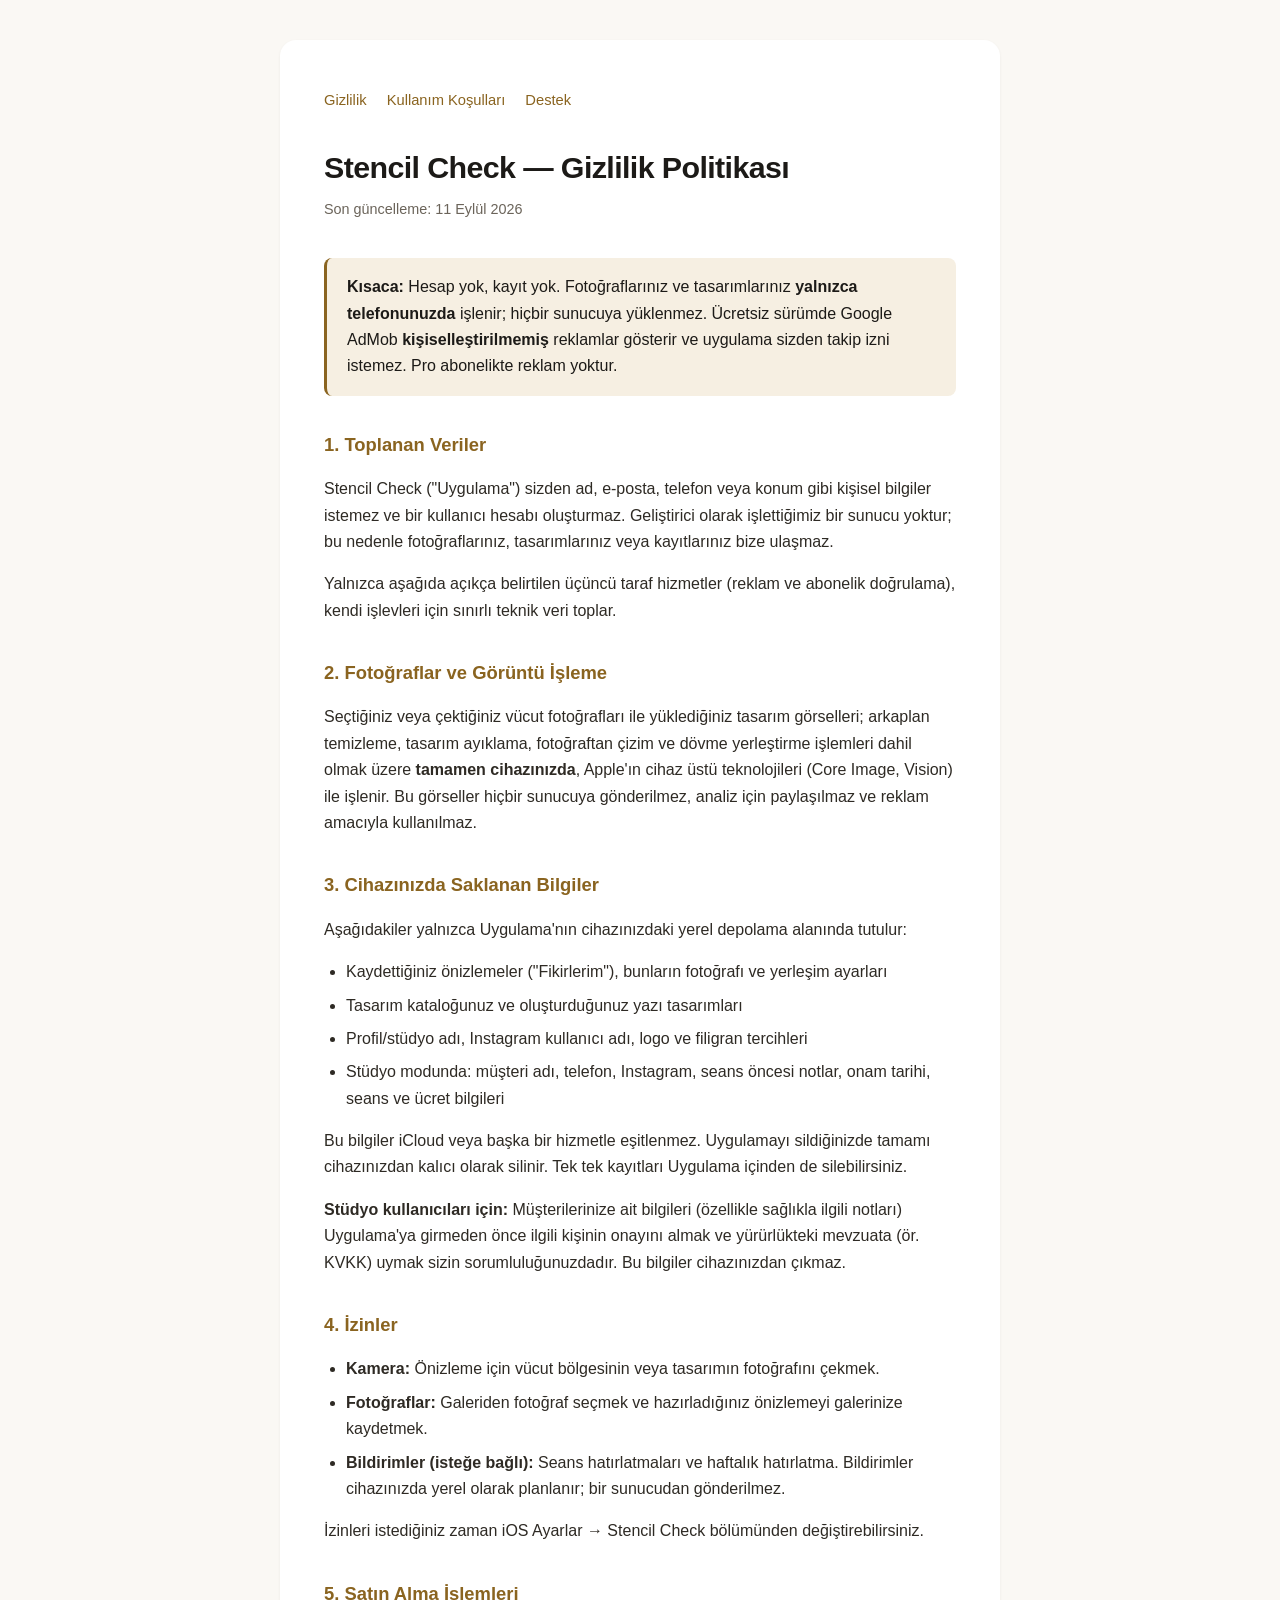
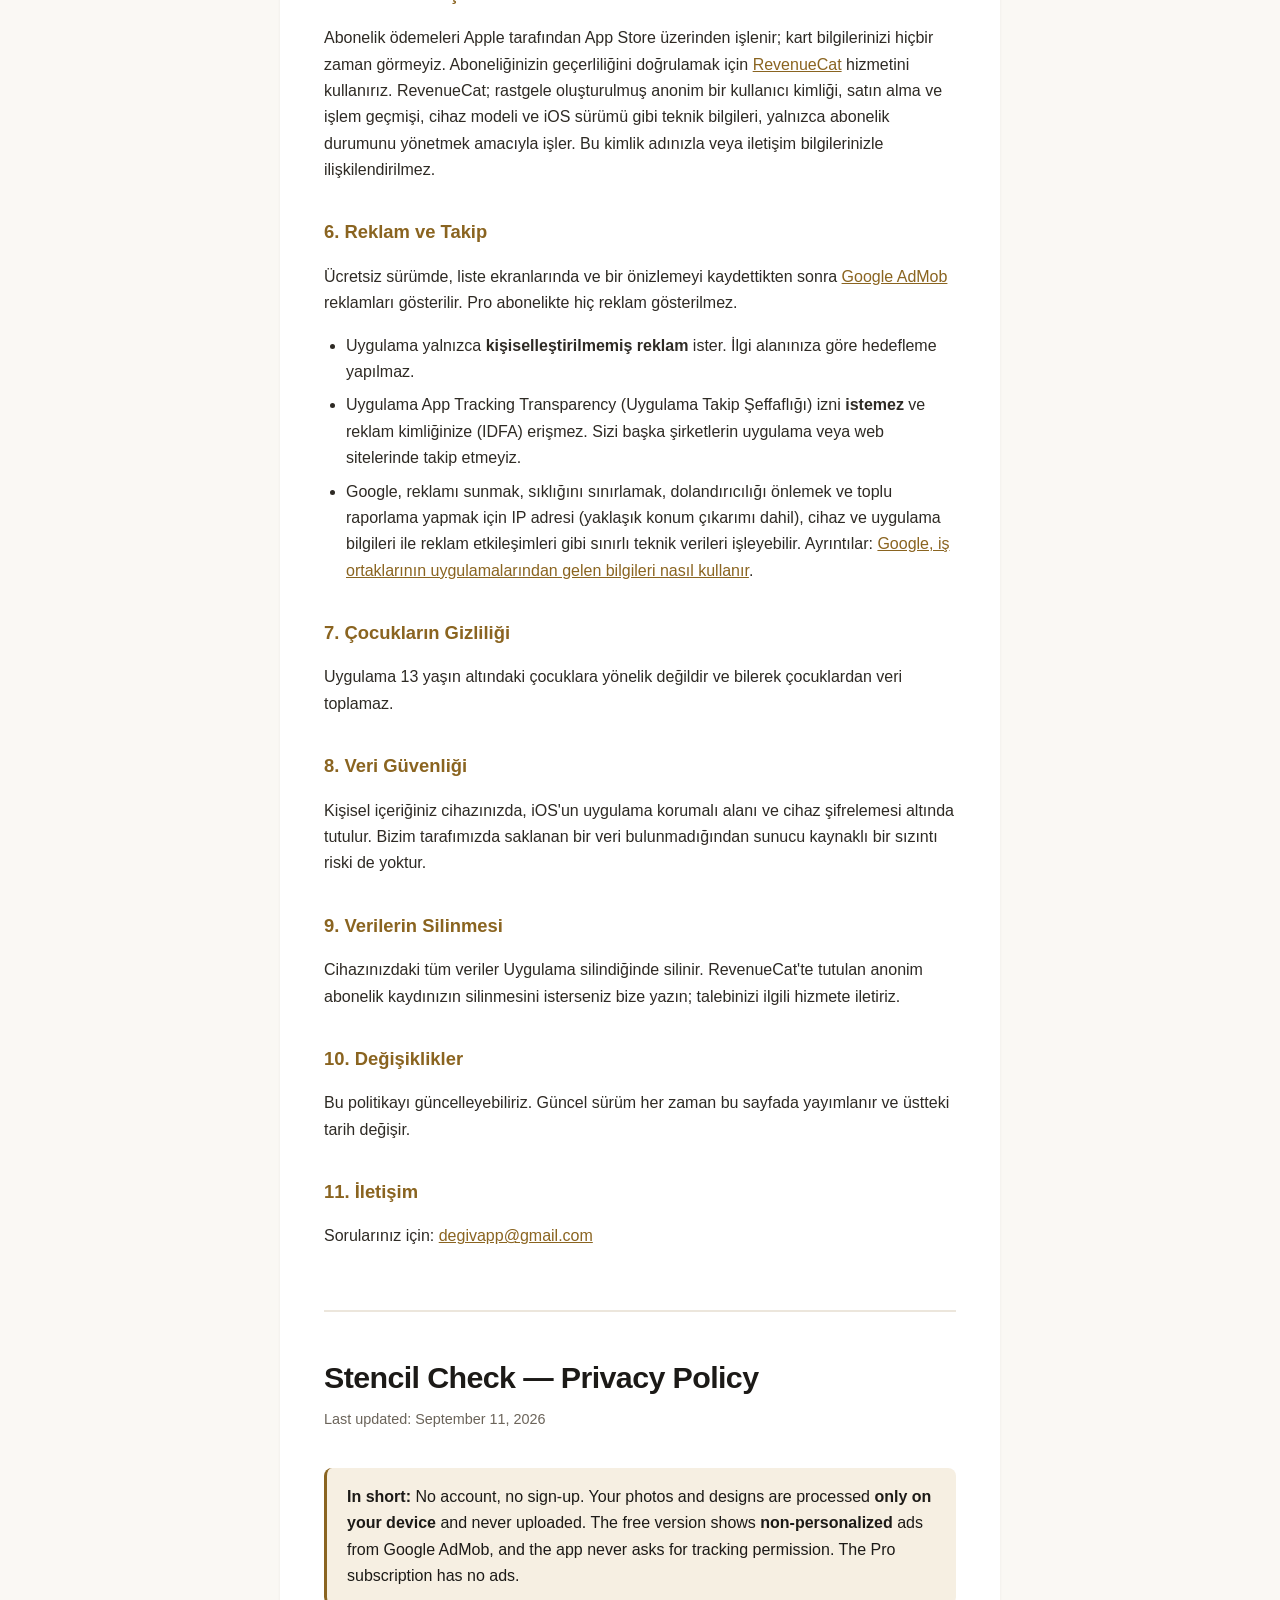
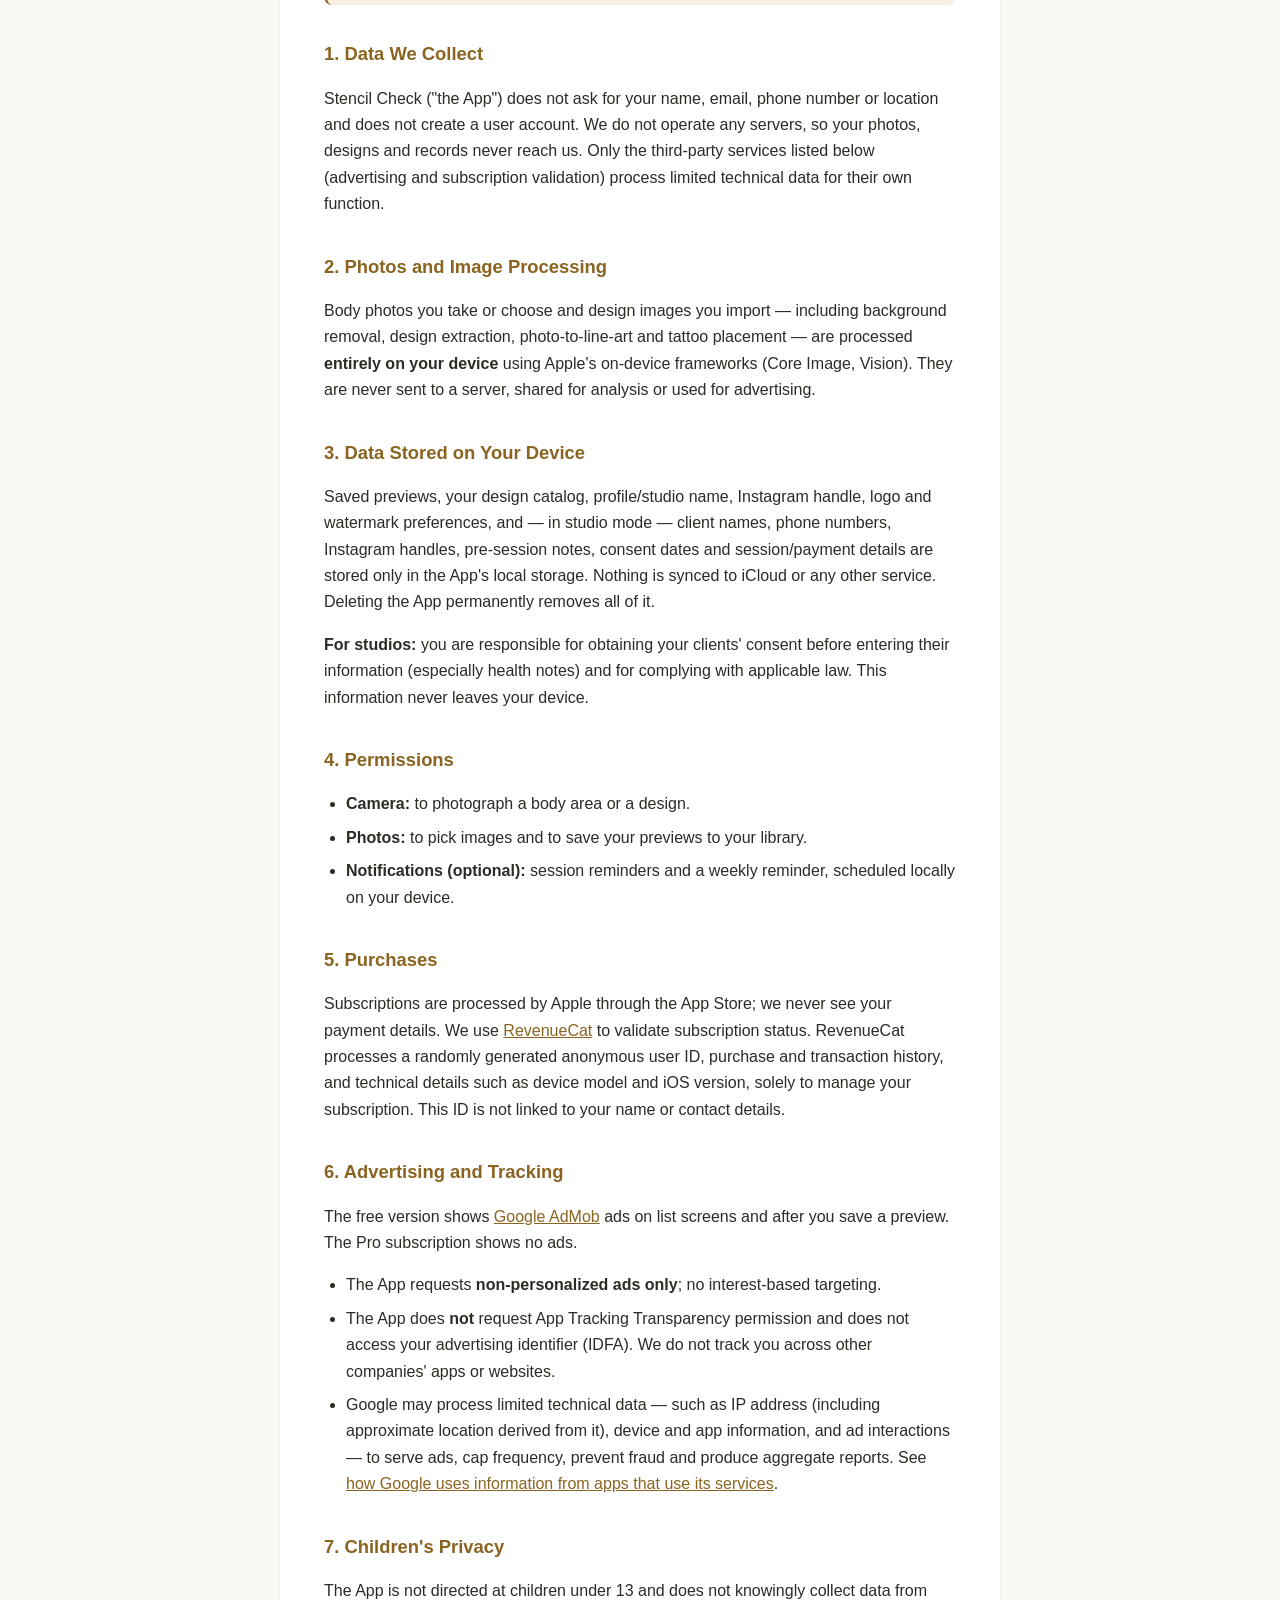
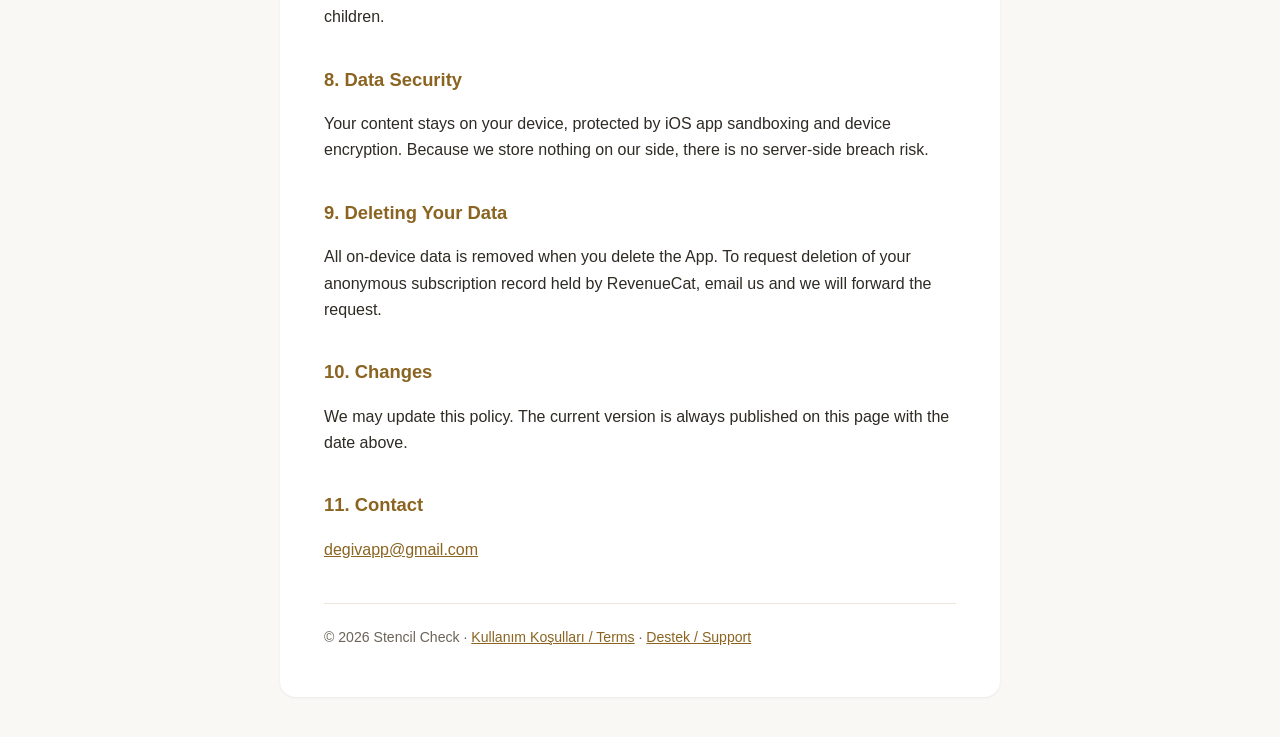
<file: index.html>
<!DOCTYPE html>
<html lang="tr">
<head>
<meta charset="UTF-8">
<meta name="viewport" content="width=device-width, initial-scale=1">
<title>Stencil Check — Gizlilik Politikası</title>
<link rel="stylesheet" href="style.css">
</head>
<body>
<div class="wrap">

  <nav>
    <a href="index.html">Gizlilik</a>
    <a href="terms.html">Kullanım Koşulları</a>
    <a href="support.html">Destek</a>
  </nav>

  <h1>Stencil Check — Gizlilik Politikası</h1>
  <div class="date">Son güncelleme: 11 Eylül 2026</div>

  <div class="box">
    <strong>Kısaca:</strong> Hesap yok, kayıt yok. Fotoğraflarınız ve tasarımlarınız
    <strong>yalnızca telefonunuzda</strong> işlenir; hiçbir sunucuya yüklenmez. Ücretsiz sürümde
    Google AdMob <strong>kişiselleştirilmemiş</strong> reklamlar gösterir ve uygulama sizden
    takip izni istemez. Pro abonelikte reklam yoktur.
  </div>

  <h2>1. Toplanan Veriler</h2>
  <p>Stencil Check ("Uygulama") sizden ad, e-posta, telefon veya konum gibi kişisel bilgiler
     istemez ve bir kullanıcı hesabı oluşturmaz. Geliştirici olarak işlettiğimiz bir sunucu
     yoktur; bu nedenle fotoğraflarınız, tasarımlarınız veya kayıtlarınız bize ulaşmaz.</p>
  <p>Yalnızca aşağıda açıkça belirtilen üçüncü taraf hizmetler (reklam ve abonelik doğrulama),
     kendi işlevleri için sınırlı teknik veri toplar.</p>

  <h2>2. Fotoğraflar ve Görüntü İşleme</h2>
  <p>Seçtiğiniz veya çektiğiniz vücut fotoğrafları ile yüklediğiniz tasarım görselleri;
     arkaplan temizleme, tasarım ayıklama, fotoğraftan çizim ve dövme yerleştirme işlemleri
     dahil olmak üzere <strong>tamamen cihazınızda</strong>, Apple'ın cihaz üstü teknolojileri
     (Core Image, Vision) ile işlenir. Bu görseller hiçbir sunucuya gönderilmez, analiz için
     paylaşılmaz ve reklam amacıyla kullanılmaz.</p>

  <h2>3. Cihazınızda Saklanan Bilgiler</h2>
  <p>Aşağıdakiler yalnızca Uygulama'nın cihazınızdaki yerel depolama alanında tutulur:</p>
  <ul>
    <li>Kaydettiğiniz önizlemeler ("Fikirlerim"), bunların fotoğrafı ve yerleşim ayarları</li>
    <li>Tasarım kataloğunuz ve oluşturduğunuz yazı tasarımları</li>
    <li>Profil/stüdyo adı, Instagram kullanıcı adı, logo ve filigran tercihleri</li>
    <li>Stüdyo modunda: müşteri adı, telefon, Instagram, seans öncesi notlar, onam tarihi,
        seans ve ücret bilgileri</li>
  </ul>
  <p>Bu bilgiler iCloud veya başka bir hizmetle eşitlenmez. Uygulamayı sildiğinizde tamamı
     cihazınızdan kalıcı olarak silinir. Tek tek kayıtları Uygulama içinden de silebilirsiniz.</p>
  <p><strong>Stüdyo kullanıcıları için:</strong> Müşterilerinize ait bilgileri (özellikle
     sağlıkla ilgili notları) Uygulama'ya girmeden önce ilgili kişinin onayını almak ve
     yürürlükteki mevzuata (ör. KVKK) uymak sizin sorumluluğunuzdadır. Bu bilgiler cihazınızdan
     çıkmaz.</p>

  <h2>4. İzinler</h2>
  <ul>
    <li><strong>Kamera:</strong> Önizleme için vücut bölgesinin veya tasarımın fotoğrafını
        çekmek.</li>
    <li><strong>Fotoğraflar:</strong> Galeriden fotoğraf seçmek ve hazırladığınız önizlemeyi
        galerinize kaydetmek.</li>
    <li><strong>Bildirimler (isteğe bağlı):</strong> Seans hatırlatmaları ve haftalık
        hatırlatma. Bildirimler cihazınızda yerel olarak planlanır; bir sunucudan gönderilmez.</li>
  </ul>
  <p>İzinleri istediğiniz zaman iOS Ayarlar &rarr; Stencil Check bölümünden
     değiştirebilirsiniz.</p>

  <h2>5. Satın Alma İşlemleri</h2>
  <p>Abonelik ödemeleri Apple tarafından App Store üzerinden işlenir; kart bilgilerinizi hiçbir
     zaman görmeyiz. Aboneliğinizin geçerliliğini doğrulamak için
     <a href="https://www.revenuecat.com/privacy">RevenueCat</a> hizmetini kullanırız.
     RevenueCat; rastgele oluşturulmuş anonim bir kullanıcı kimliği, satın alma ve işlem
     geçmişi, cihaz modeli ve iOS sürümü gibi teknik bilgileri, yalnızca abonelik durumunu
     yönetmek amacıyla işler. Bu kimlik adınızla veya iletişim bilgilerinizle
     ilişkilendirilmez.</p>

  <h2>6. Reklam ve Takip</h2>
  <p>Ücretsiz sürümde, liste ekranlarında ve bir önizlemeyi kaydettikten sonra
     <a href="https://policies.google.com/privacy">Google AdMob</a> reklamları gösterilir.
     Pro abonelikte hiç reklam gösterilmez.</p>
  <ul>
    <li>Uygulama yalnızca <strong>kişiselleştirilmemiş reklam</strong> ister. İlgi alanınıza
        göre hedefleme yapılmaz.</li>
    <li>Uygulama App Tracking Transparency (Uygulama Takip Şeffaflığı) izni <strong>istemez</strong>
        ve reklam kimliğinize (IDFA) erişmez. Sizi başka şirketlerin uygulama veya web sitelerinde
        takip etmeyiz.</li>
    <li>Google, reklamı sunmak, sıklığını sınırlamak, dolandırıcılığı önlemek ve toplu raporlama
        yapmak için IP adresi (yaklaşık konum çıkarımı dahil), cihaz ve uygulama bilgileri ile
        reklam etkileşimleri gibi sınırlı teknik verileri işleyebilir. Ayrıntılar:
        <a href="https://policies.google.com/technologies/partner-sites">Google, iş ortaklarının
        uygulamalarından gelen bilgileri nasıl kullanır</a>.</li>
  </ul>

  <h2>7. Çocukların Gizliliği</h2>
  <p>Uygulama 13 yaşın altındaki çocuklara yönelik değildir ve bilerek çocuklardan veri
     toplamaz.</p>

  <h2>8. Veri Güvenliği</h2>
  <p>Kişisel içeriğiniz cihazınızda, iOS'un uygulama korumalı alanı ve cihaz şifrelemesi
     altında tutulur. Bizim tarafımızda saklanan bir veri bulunmadığından sunucu kaynaklı bir
     sızıntı riski de yoktur.</p>

  <h2>9. Verilerin Silinmesi</h2>
  <p>Cihazınızdaki tüm veriler Uygulama silindiğinde silinir. RevenueCat'te tutulan anonim
     abonelik kaydınızın silinmesini isterseniz bize yazın; talebinizi ilgili hizmete iletiriz.</p>

  <h2>10. Değişiklikler</h2>
  <p>Bu politikayı güncelleyebiliriz. Güncel sürüm her zaman bu sayfada yayımlanır ve üstteki
     tarih değişir.</p>

  <h2>11. İletişim</h2>
  <p>Sorularınız için: <a href="mailto:degivapp@gmail.com">degivapp@gmail.com</a></p>

  <!-- ============================ ENGLISH ============================ -->
  <div class="en" lang="en">
    <h1>Stencil Check — Privacy Policy</h1>
    <div class="date">Last updated: September 11, 2026</div>

    <div class="box">
      <strong>In short:</strong> No account, no sign-up. Your photos and designs are processed
      <strong>only on your device</strong> and never uploaded. The free version shows
      <strong>non-personalized</strong> ads from Google AdMob, and the app never asks for tracking
      permission. The Pro subscription has no ads.
    </div>

    <h2>1. Data We Collect</h2>
    <p>Stencil Check ("the App") does not ask for your name, email, phone number or location and
       does not create a user account. We do not operate any servers, so your photos, designs and
       records never reach us. Only the third-party services listed below (advertising and
       subscription validation) process limited technical data for their own function.</p>

    <h2>2. Photos and Image Processing</h2>
    <p>Body photos you take or choose and design images you import — including background removal,
       design extraction, photo-to-line-art and tattoo placement — are processed
       <strong>entirely on your device</strong> using Apple's on-device frameworks (Core Image,
       Vision). They are never sent to a server, shared for analysis or used for advertising.</p>

    <h2>3. Data Stored on Your Device</h2>
    <p>Saved previews, your design catalog, profile/studio name, Instagram handle, logo and
       watermark preferences, and — in studio mode — client names, phone numbers, Instagram
       handles, pre-session notes, consent dates and session/payment details are stored only in
       the App's local storage. Nothing is synced to iCloud or any other service. Deleting the App
       permanently removes all of it.</p>
    <p><strong>For studios:</strong> you are responsible for obtaining your clients' consent before
       entering their information (especially health notes) and for complying with applicable
       law. This information never leaves your device.</p>

    <h2>4. Permissions</h2>
    <ul>
      <li><strong>Camera:</strong> to photograph a body area or a design.</li>
      <li><strong>Photos:</strong> to pick images and to save your previews to your library.</li>
      <li><strong>Notifications (optional):</strong> session reminders and a weekly reminder,
          scheduled locally on your device.</li>
    </ul>

    <h2>5. Purchases</h2>
    <p>Subscriptions are processed by Apple through the App Store; we never see your payment
       details. We use <a href="https://www.revenuecat.com/privacy">RevenueCat</a> to validate
       subscription status. RevenueCat processes a randomly generated anonymous user ID, purchase
       and transaction history, and technical details such as device model and iOS version, solely
       to manage your subscription. This ID is not linked to your name or contact details.</p>

    <h2>6. Advertising and Tracking</h2>
    <p>The free version shows <a href="https://policies.google.com/privacy">Google AdMob</a> ads
       on list screens and after you save a preview. The Pro subscription shows no ads.</p>
    <ul>
      <li>The App requests <strong>non-personalized ads only</strong>; no interest-based targeting.</li>
      <li>The App does <strong>not</strong> request App Tracking Transparency permission and does
          not access your advertising identifier (IDFA). We do not track you across other
          companies' apps or websites.</li>
      <li>Google may process limited technical data — such as IP address (including approximate
          location derived from it), device and app information, and ad interactions — to serve
          ads, cap frequency, prevent fraud and produce aggregate reports. See
          <a href="https://policies.google.com/technologies/partner-sites">how Google uses
          information from apps that use its services</a>.</li>
    </ul>

    <h2>7. Children's Privacy</h2>
    <p>The App is not directed at children under 13 and does not knowingly collect data from
       children.</p>

    <h2>8. Data Security</h2>
    <p>Your content stays on your device, protected by iOS app sandboxing and device encryption.
       Because we store nothing on our side, there is no server-side breach risk.</p>

    <h2>9. Deleting Your Data</h2>
    <p>All on-device data is removed when you delete the App. To request deletion of your
       anonymous subscription record held by RevenueCat, email us and we will forward the request.</p>

    <h2>10. Changes</h2>
    <p>We may update this policy. The current version is always published on this page with the
       date above.</p>

    <h2>11. Contact</h2>
    <p><a href="mailto:degivapp@gmail.com">degivapp@gmail.com</a></p>
  </div>

  <footer>© 2026 Stencil Check · <a href="terms.html">Kullanım Koşulları / Terms</a> ·
    <a href="support.html">Destek / Support</a></footer>
</div>
</body>
</html>
</file>
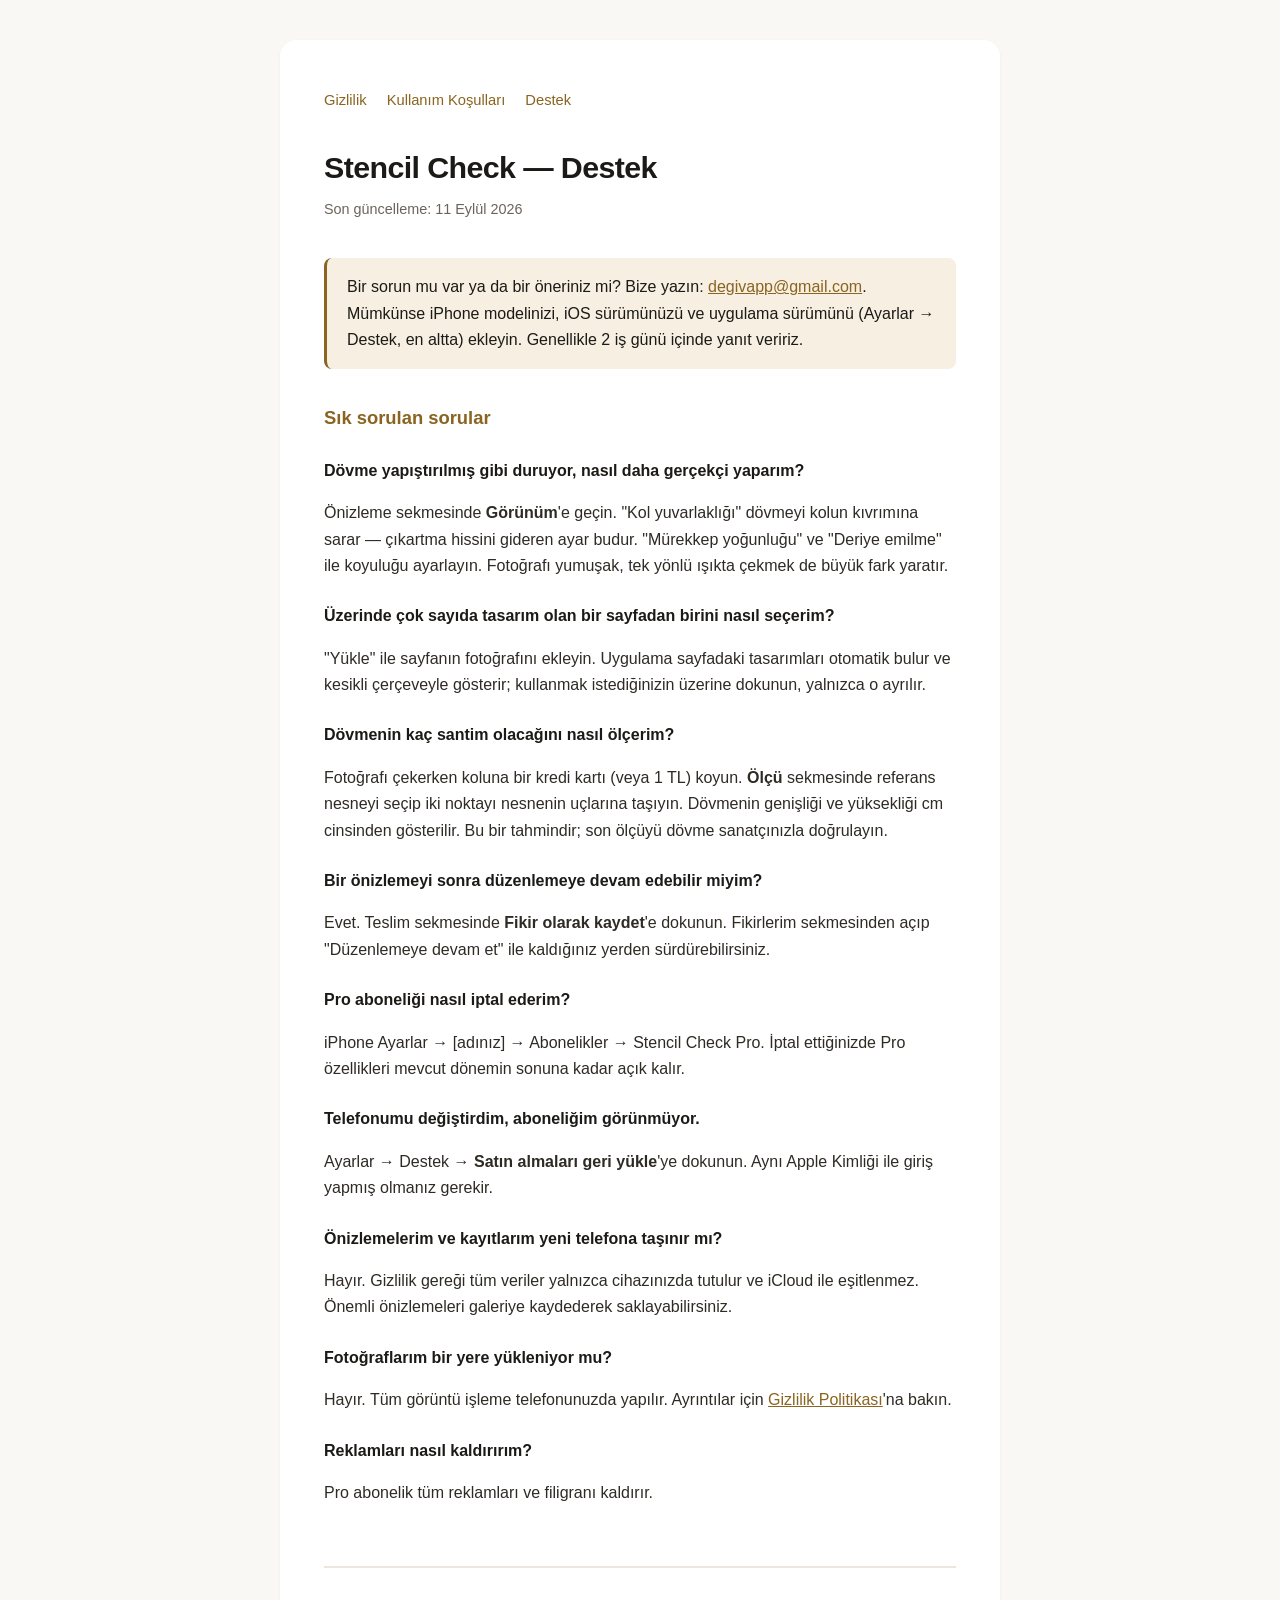
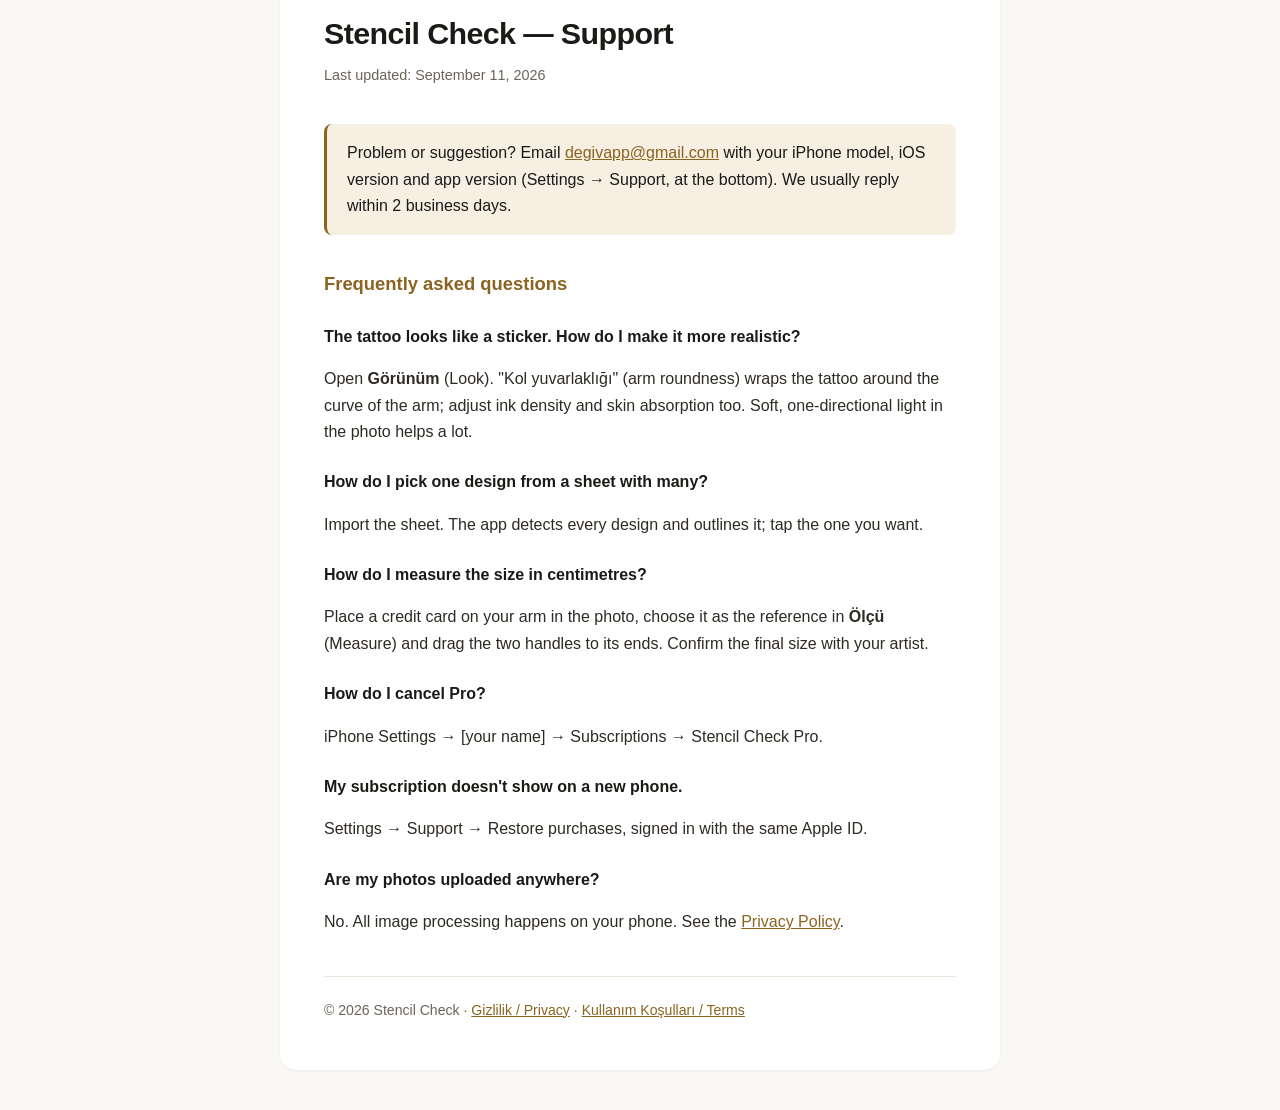
<file: support.html>
<!DOCTYPE html>
<html lang="tr">
<head>
<meta charset="UTF-8">
<meta name="viewport" content="width=device-width, initial-scale=1">
<title>Stencil Check — Destek</title>
<link rel="stylesheet" href="style.css">
</head>
<body>
<div class="wrap">

  <nav>
    <a href="index.html">Gizlilik</a>
    <a href="terms.html">Kullanım Koşulları</a>
    <a href="support.html">Destek</a>
  </nav>

  <h1>Stencil Check — Destek</h1>
  <div class="date">Son güncelleme: 11 Eylül 2026</div>

  <div class="box">
    Bir sorun mu var ya da bir öneriniz mi? Bize yazın:
    <a href="mailto:degivapp@gmail.com?subject=D%C3%B6vme%20%C3%96nizleme%20destek">degivapp@gmail.com</a>.
    Mümkünse iPhone modelinizi, iOS sürümünüzü ve uygulama sürümünü (Ayarlar &rarr; Destek,
    en altta) ekleyin. Genellikle 2 iş günü içinde yanıt veririz.
  </div>

  <h2>Sık sorulan sorular</h2>

  <h3>Dövme yapıştırılmış gibi duruyor, nasıl daha gerçekçi yaparım?</h3>
  <p>Önizleme sekmesinde <strong>Görünüm</strong>'e geçin. "Kol yuvarlaklığı" dövmeyi kolun
     kıvrımına sarar — çıkartma hissini gideren ayar budur. "Mürekkep yoğunluğu" ve "Deriye
     emilme" ile koyuluğu ayarlayın. Fotoğrafı yumuşak, tek yönlü ışıkta çekmek de büyük fark
     yaratır.</p>

  <h3>Üzerinde çok sayıda tasarım olan bir sayfadan birini nasıl seçerim?</h3>
  <p>"Yükle" ile sayfanın fotoğrafını ekleyin. Uygulama sayfadaki tasarımları otomatik bulur ve
     kesikli çerçeveyle gösterir; kullanmak istediğinizin üzerine dokunun, yalnızca o ayrılır.</p>

  <h3>Dövmenin kaç santim olacağını nasıl ölçerim?</h3>
  <p>Fotoğrafı çekerken koluna bir kredi kartı (veya 1 TL) koyun. <strong>Ölçü</strong>
     sekmesinde referans nesneyi seçip iki noktayı nesnenin uçlarına taşıyın. Dövmenin
     genişliği ve yüksekliği cm cinsinden gösterilir. Bu bir tahmindir; son ölçüyü dövme
     sanatçınızla doğrulayın.</p>

  <h3>Bir önizlemeyi sonra düzenlemeye devam edebilir miyim?</h3>
  <p>Evet. Teslim sekmesinde <strong>Fikir olarak kaydet</strong>'e dokunun. Fikirlerim
     sekmesinden açıp "Düzenlemeye devam et" ile kaldığınız yerden sürdürebilirsiniz.</p>

  <h3>Pro aboneliği nasıl iptal ederim?</h3>
  <p>iPhone Ayarlar &rarr; [adınız] &rarr; Abonelikler &rarr; Stencil Check Pro. İptal
     ettiğinizde Pro özellikleri mevcut dönemin sonuna kadar açık kalır.</p>

  <h3>Telefonumu değiştirdim, aboneliğim görünmüyor.</h3>
  <p>Ayarlar &rarr; Destek &rarr; <strong>Satın almaları geri yükle</strong>'ye dokunun. Aynı
     Apple Kimliği ile giriş yapmış olmanız gerekir.</p>

  <h3>Önizlemelerim ve kayıtlarım yeni telefona taşınır mı?</h3>
  <p>Hayır. Gizlilik gereği tüm veriler yalnızca cihazınızda tutulur ve iCloud ile eşitlenmez.
     Önemli önizlemeleri galeriye kaydederek saklayabilirsiniz.</p>

  <h3>Fotoğraflarım bir yere yükleniyor mu?</h3>
  <p>Hayır. Tüm görüntü işleme telefonunuzda yapılır. Ayrıntılar için
     <a href="index.html">Gizlilik Politikası</a>'na bakın.</p>

  <h3>Reklamları nasıl kaldırırım?</h3>
  <p>Pro abonelik tüm reklamları ve filigranı kaldırır.</p>

  <!-- ============================ ENGLISH ============================ -->
  <div class="en" lang="en">
    <h1>Stencil Check — Support</h1>
    <div class="date">Last updated: September 11, 2026</div>

    <div class="box">
      Problem or suggestion? Email
      <a href="mailto:degivapp@gmail.com?subject=D%C3%B6vme%20%C3%96nizleme%20support">degivapp@gmail.com</a>
      with your iPhone model, iOS version and app version (Settings &rarr; Support, at the bottom).
      We usually reply within 2 business days.
    </div>

    <h2>Frequently asked questions</h2>
    <h3>The tattoo looks like a sticker. How do I make it more realistic?</h3>
    <p>Open <strong>Görünüm</strong> (Look). "Kol yuvarlaklığı" (arm roundness) wraps the tattoo
       around the curve of the arm; adjust ink density and skin absorption too. Soft, one-directional
       light in the photo helps a lot.</p>
    <h3>How do I pick one design from a sheet with many?</h3>
    <p>Import the sheet. The app detects every design and outlines it; tap the one you want.</p>
    <h3>How do I measure the size in centimetres?</h3>
    <p>Place a credit card on your arm in the photo, choose it as the reference in
       <strong>Ölçü</strong> (Measure) and drag the two handles to its ends. Confirm the final size
       with your artist.</p>
    <h3>How do I cancel Pro?</h3>
    <p>iPhone Settings &rarr; [your name] &rarr; Subscriptions &rarr; Stencil Check Pro.</p>
    <h3>My subscription doesn't show on a new phone.</h3>
    <p>Settings &rarr; Support &rarr; Restore purchases, signed in with the same Apple ID.</p>
    <h3>Are my photos uploaded anywhere?</h3>
    <p>No. All image processing happens on your phone. See the <a href="index.html">Privacy Policy</a>.</p>
  </div>

  <footer>© 2026 Stencil Check · <a href="index.html">Gizlilik / Privacy</a> ·
    <a href="terms.html">Kullanım Koşulları / Terms</a></footer>
</div>
</body>
</html>
</file>
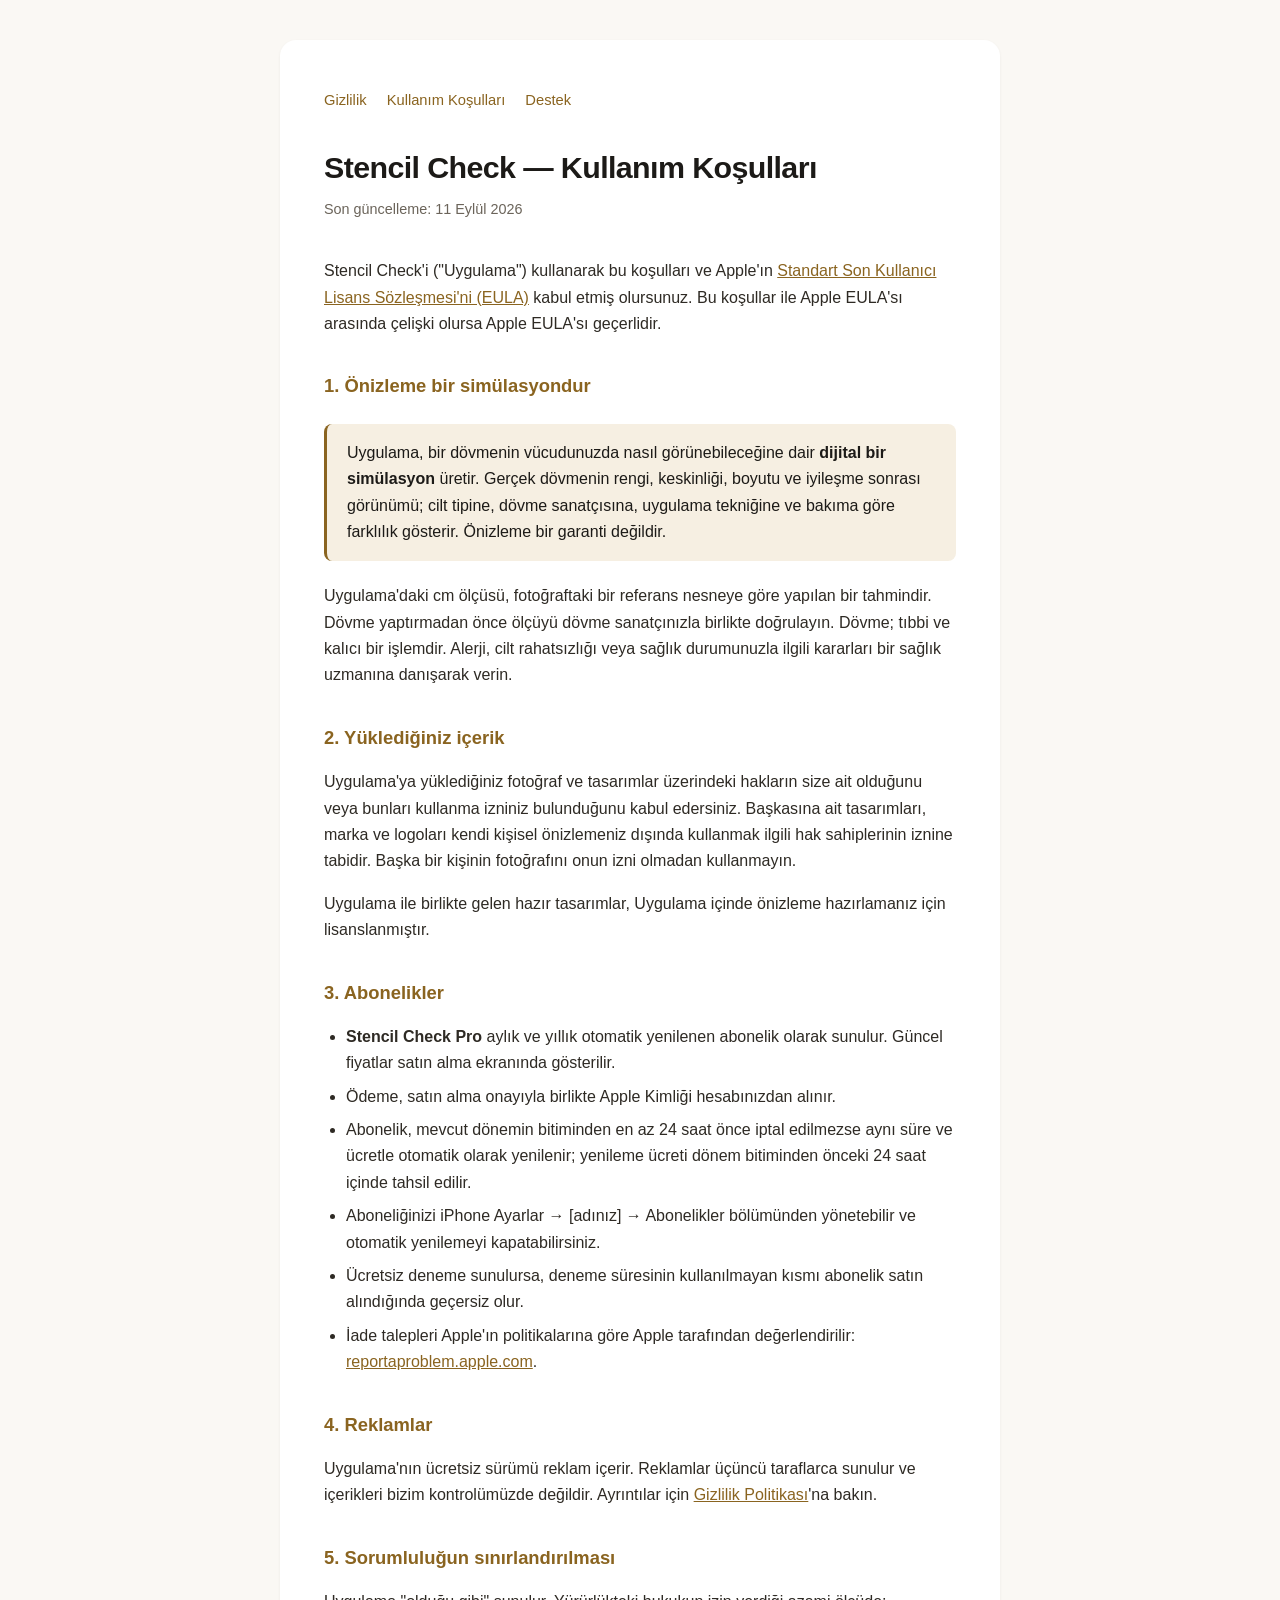
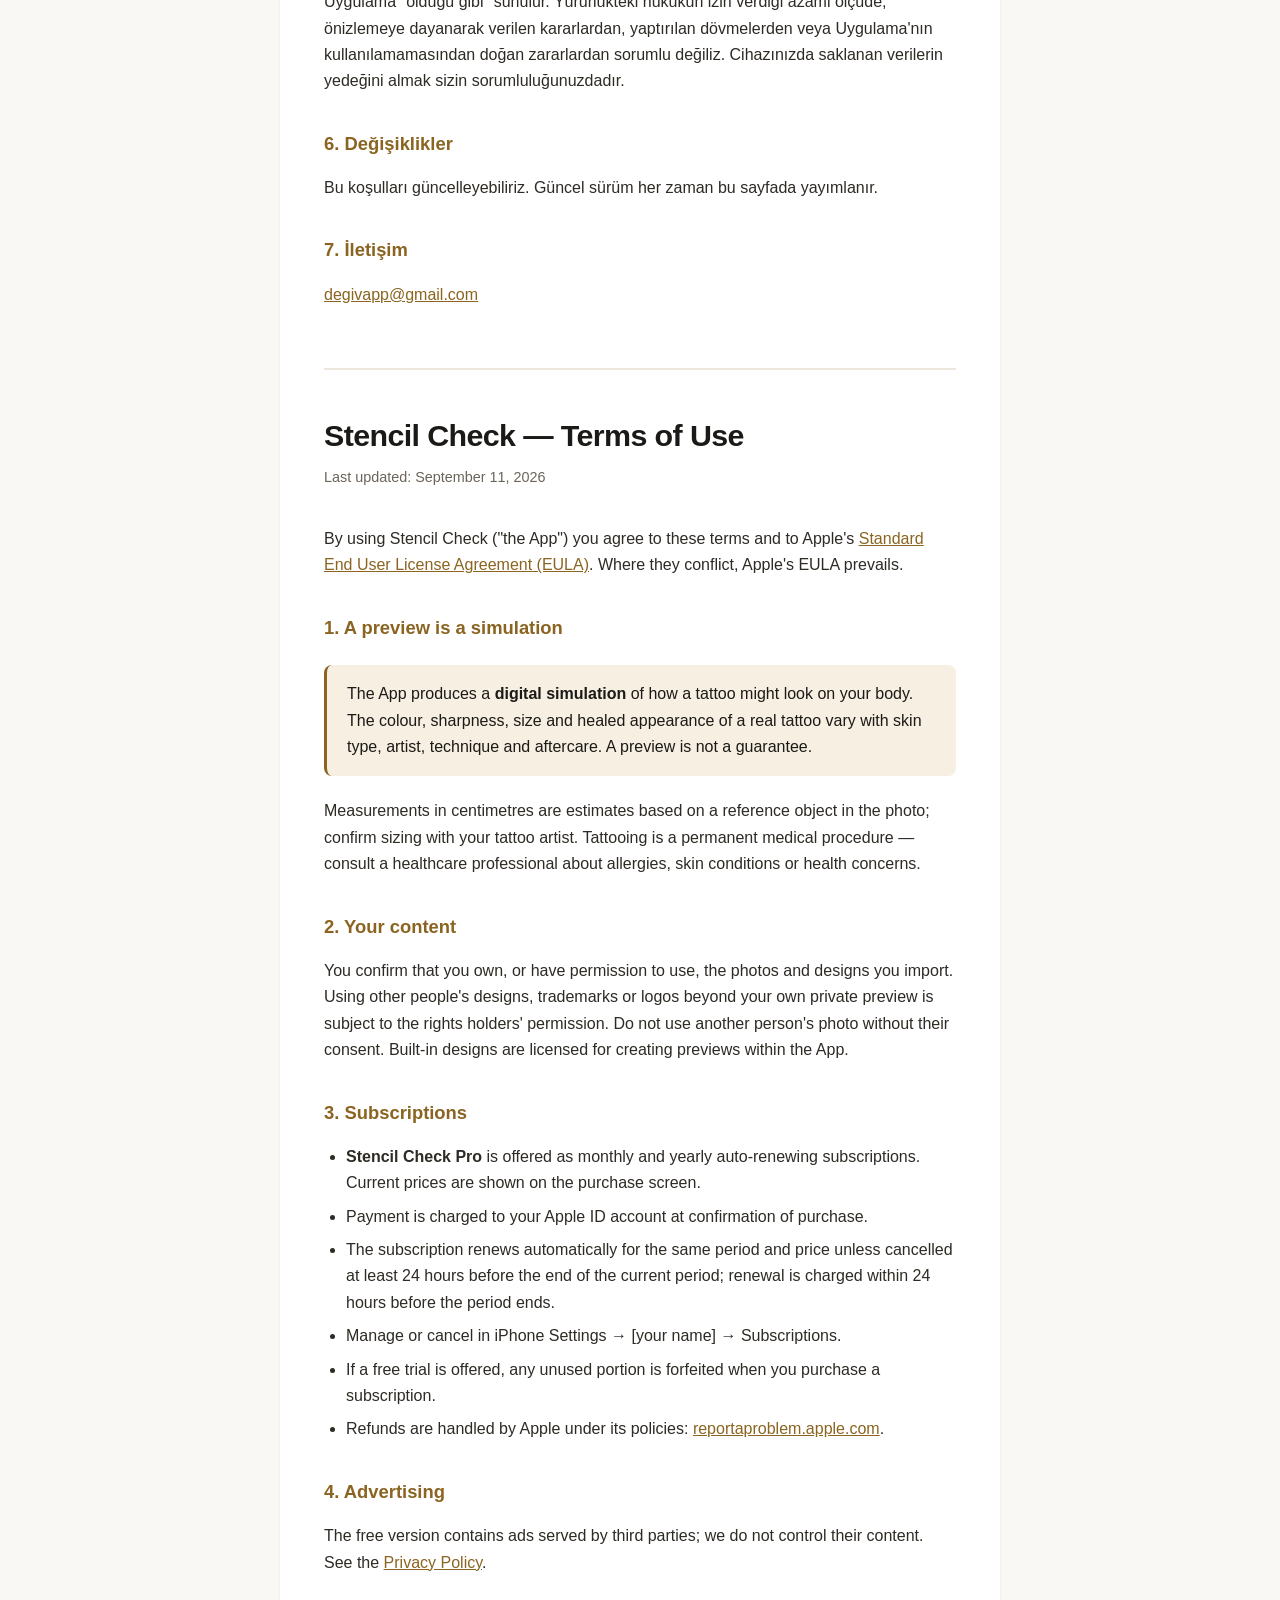
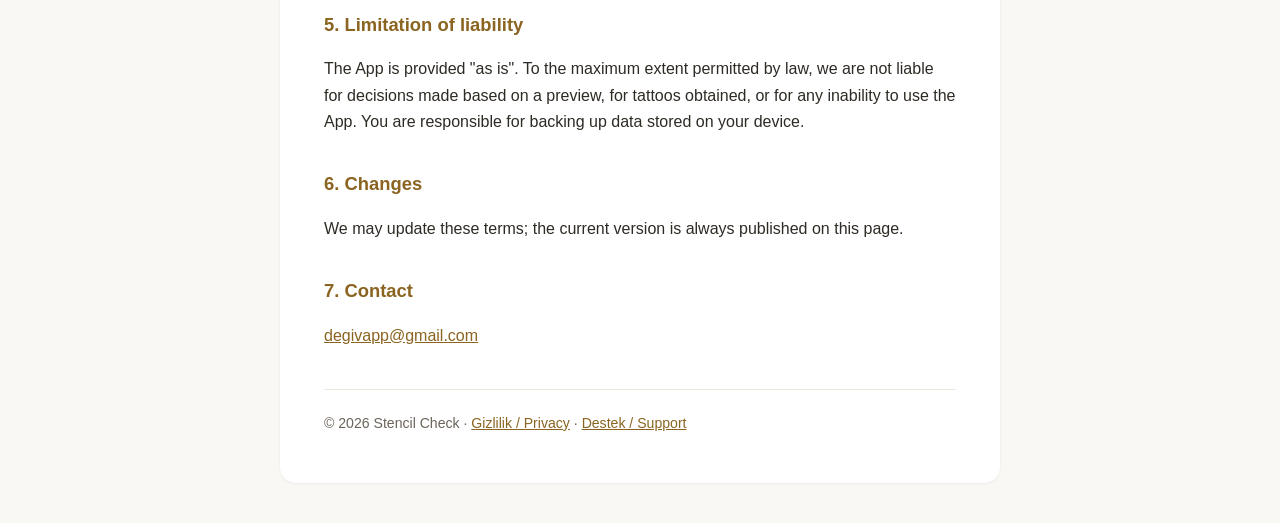
<file: terms.html>
<!DOCTYPE html>
<html lang="tr">
<head>
<meta charset="UTF-8">
<meta name="viewport" content="width=device-width, initial-scale=1">
<title>Stencil Check — Kullanım Koşulları</title>
<link rel="stylesheet" href="style.css">
</head>
<body>
<div class="wrap">

  <nav>
    <a href="index.html">Gizlilik</a>
    <a href="terms.html">Kullanım Koşulları</a>
    <a href="support.html">Destek</a>
  </nav>

  <h1>Stencil Check — Kullanım Koşulları</h1>
  <div class="date">Son güncelleme: 11 Eylül 2026</div>

  <p>Stencil Check'i ("Uygulama") kullanarak bu koşulları ve Apple'ın
     <a href="https://www.apple.com/legal/internet-services/itunes/dev/stdeula/">Standart Son
     Kullanıcı Lisans Sözleşmesi'ni (EULA)</a> kabul etmiş olursunuz. Bu koşullar ile Apple
     EULA'sı arasında çelişki olursa Apple EULA'sı geçerlidir.</p>

  <h2>1. Önizleme bir simülasyondur</h2>
  <div class="box">
    Uygulama, bir dövmenin vücudunuzda nasıl görünebileceğine dair <strong>dijital bir
    simülasyon</strong> üretir. Gerçek dövmenin rengi, keskinliği, boyutu ve iyileşme sonrası
    görünümü; cilt tipine, dövme sanatçısına, uygulama tekniğine ve bakıma göre farklılık
    gösterir. Önizleme bir garanti değildir.
  </div>
  <p>Uygulama'daki cm ölçüsü, fotoğraftaki bir referans nesneye göre yapılan bir tahmindir.
     Dövme yaptırmadan önce ölçüyü dövme sanatçınızla birlikte doğrulayın. Dövme; tıbbi ve
     kalıcı bir işlemdir. Alerji, cilt rahatsızlığı veya sağlık durumunuzla ilgili kararları
     bir sağlık uzmanına danışarak verin.</p>

  <h2>2. Yüklediğiniz içerik</h2>
  <p>Uygulama'ya yüklediğiniz fotoğraf ve tasarımlar üzerindeki hakların size ait olduğunu veya
     bunları kullanma izniniz bulunduğunu kabul edersiniz. Başkasına ait tasarımları, marka ve
     logoları kendi kişisel önizlemeniz dışında kullanmak ilgili hak sahiplerinin iznine tabidir.
     Başka bir kişinin fotoğrafını onun izni olmadan kullanmayın.</p>
  <p>Uygulama ile birlikte gelen hazır tasarımlar, Uygulama içinde önizleme hazırlamanız için
     lisanslanmıştır.</p>

  <h2>3. Abonelikler</h2>
  <ul>
    <li><strong>Stencil Check Pro</strong> aylık ve yıllık otomatik yenilenen abonelik olarak
        sunulur. Güncel fiyatlar satın alma ekranında gösterilir.</li>
    <li>Ödeme, satın alma onayıyla birlikte Apple Kimliği hesabınızdan alınır.</li>
    <li>Abonelik, mevcut dönemin bitiminden en az 24 saat önce iptal edilmezse aynı süre ve
        ücretle otomatik olarak yenilenir; yenileme ücreti dönem bitiminden önceki 24 saat içinde
        tahsil edilir.</li>
    <li>Aboneliğinizi iPhone Ayarlar &rarr; [adınız] &rarr; Abonelikler bölümünden yönetebilir
        ve otomatik yenilemeyi kapatabilirsiniz.</li>
    <li>Ücretsiz deneme sunulursa, deneme süresinin kullanılmayan kısmı abonelik satın
        alındığında geçersiz olur.</li>
    <li>İade talepleri Apple'ın politikalarına göre Apple tarafından değerlendirilir:
        <a href="https://reportaproblem.apple.com">reportaproblem.apple.com</a>.</li>
  </ul>

  <h2>4. Reklamlar</h2>
  <p>Uygulama'nın ücretsiz sürümü reklam içerir. Reklamlar üçüncü taraflarca sunulur ve
     içerikleri bizim kontrolümüzde değildir. Ayrıntılar için
     <a href="index.html">Gizlilik Politikası</a>'na bakın.</p>

  <h2>5. Sorumluluğun sınırlandırılması</h2>
  <p>Uygulama "olduğu gibi" sunulur. Yürürlükteki hukukun izin verdiği azami ölçüde; önizlemeye
     dayanarak verilen kararlardan, yaptırılan dövmelerden veya Uygulama'nın kullanılamamasından
     doğan zararlardan sorumlu değiliz. Cihazınızda saklanan verilerin yedeğini almak sizin
     sorumluluğunuzdadır.</p>

  <h2>6. Değişiklikler</h2>
  <p>Bu koşulları güncelleyebiliriz. Güncel sürüm her zaman bu sayfada yayımlanır.</p>

  <h2>7. İletişim</h2>
  <p><a href="mailto:degivapp@gmail.com">degivapp@gmail.com</a></p>

  <!-- ============================ ENGLISH ============================ -->
  <div class="en" lang="en">
    <h1>Stencil Check — Terms of Use</h1>
    <div class="date">Last updated: September 11, 2026</div>

    <p>By using Stencil Check ("the App") you agree to these terms and to Apple's
       <a href="https://www.apple.com/legal/internet-services/itunes/dev/stdeula/">Standard End User
       License Agreement (EULA)</a>. Where they conflict, Apple's EULA prevails.</p>

    <h2>1. A preview is a simulation</h2>
    <div class="box">
      The App produces a <strong>digital simulation</strong> of how a tattoo might look on your
      body. The colour, sharpness, size and healed appearance of a real tattoo vary with skin type,
      artist, technique and aftercare. A preview is not a guarantee.
    </div>
    <p>Measurements in centimetres are estimates based on a reference object in the photo; confirm
       sizing with your tattoo artist. Tattooing is a permanent medical procedure — consult a
       healthcare professional about allergies, skin conditions or health concerns.</p>

    <h2>2. Your content</h2>
    <p>You confirm that you own, or have permission to use, the photos and designs you import.
       Using other people's designs, trademarks or logos beyond your own private preview is subject
       to the rights holders' permission. Do not use another person's photo without their consent.
       Built-in designs are licensed for creating previews within the App.</p>

    <h2>3. Subscriptions</h2>
    <ul>
      <li><strong>Stencil Check Pro</strong> is offered as monthly and yearly auto-renewing
          subscriptions. Current prices are shown on the purchase screen.</li>
      <li>Payment is charged to your Apple ID account at confirmation of purchase.</li>
      <li>The subscription renews automatically for the same period and price unless cancelled at
          least 24 hours before the end of the current period; renewal is charged within 24 hours
          before the period ends.</li>
      <li>Manage or cancel in iPhone Settings &rarr; [your name] &rarr; Subscriptions.</li>
      <li>If a free trial is offered, any unused portion is forfeited when you purchase a
          subscription.</li>
      <li>Refunds are handled by Apple under its policies:
          <a href="https://reportaproblem.apple.com">reportaproblem.apple.com</a>.</li>
    </ul>

    <h2>4. Advertising</h2>
    <p>The free version contains ads served by third parties; we do not control their content. See
       the <a href="index.html">Privacy Policy</a>.</p>

    <h2>5. Limitation of liability</h2>
    <p>The App is provided "as is". To the maximum extent permitted by law, we are not liable for
       decisions made based on a preview, for tattoos obtained, or for any inability to use the
       App. You are responsible for backing up data stored on your device.</p>

    <h2>6. Changes</h2>
    <p>We may update these terms; the current version is always published on this page.</p>

    <h2>7. Contact</h2>
    <p><a href="mailto:degivapp@gmail.com">degivapp@gmail.com</a></p>
  </div>

  <footer>© 2026 Stencil Check · <a href="index.html">Gizlilik / Privacy</a> ·
    <a href="support.html">Destek / Support</a></footer>
</div>
</body>
</html>
</file>
<file: style.css>
:root { --ink:#1c1a17; --muted:#6b645a; --accent:#8A6420; --line:#ece6dc; }
* { box-sizing: border-box; }
body {
  margin: 0; padding: 40px 20px;
  font-family: -apple-system, BlinkMacSystemFont, "Segoe UI", Roboto, sans-serif;
  line-height: 1.65; color: var(--ink); background: #faf8f4;
}
.wrap { max-width: 720px; margin: 0 auto; background: #fff;
        padding: 48px 44px; border-radius: 16px;
        box-shadow: 0 1px 3px rgba(0,0,0,.06); }
h1 { font-size: 1.9rem; margin: 0 0 6px; letter-spacing: -.02em; }
.date { color: var(--muted); font-size: .9rem; margin-bottom: 36px; }
h2 { font-size: 1.15rem; margin: 34px 0 10px; color: var(--accent); }
h3 { font-size: 1rem; margin: 24px 0 6px; }
p, li { color: #2e2a24; }
ul { padding-left: 22px; }
li { margin-bottom: 7px; }
.box { background: #f6efe2; border-left: 3px solid var(--accent);
       padding: 16px 20px; border-radius: 8px; margin: 22px 0; }
a { color: var(--accent); }
footer { margin-top: 40px; padding-top: 22px; border-top: 1px solid var(--line);
         color: var(--muted); font-size: .88rem; }
.en { margin-top: 60px; padding-top: 40px; border-top: 2px solid var(--line); }
nav { margin-bottom: 30px; font-size: .92rem; }
nav a { margin-right: 16px; text-decoration: none; }
nav a:hover { text-decoration: underline; }
@media (max-width: 560px) { .wrap { padding: 32px 22px; } body { padding: 20px 12px; } }
</file>
